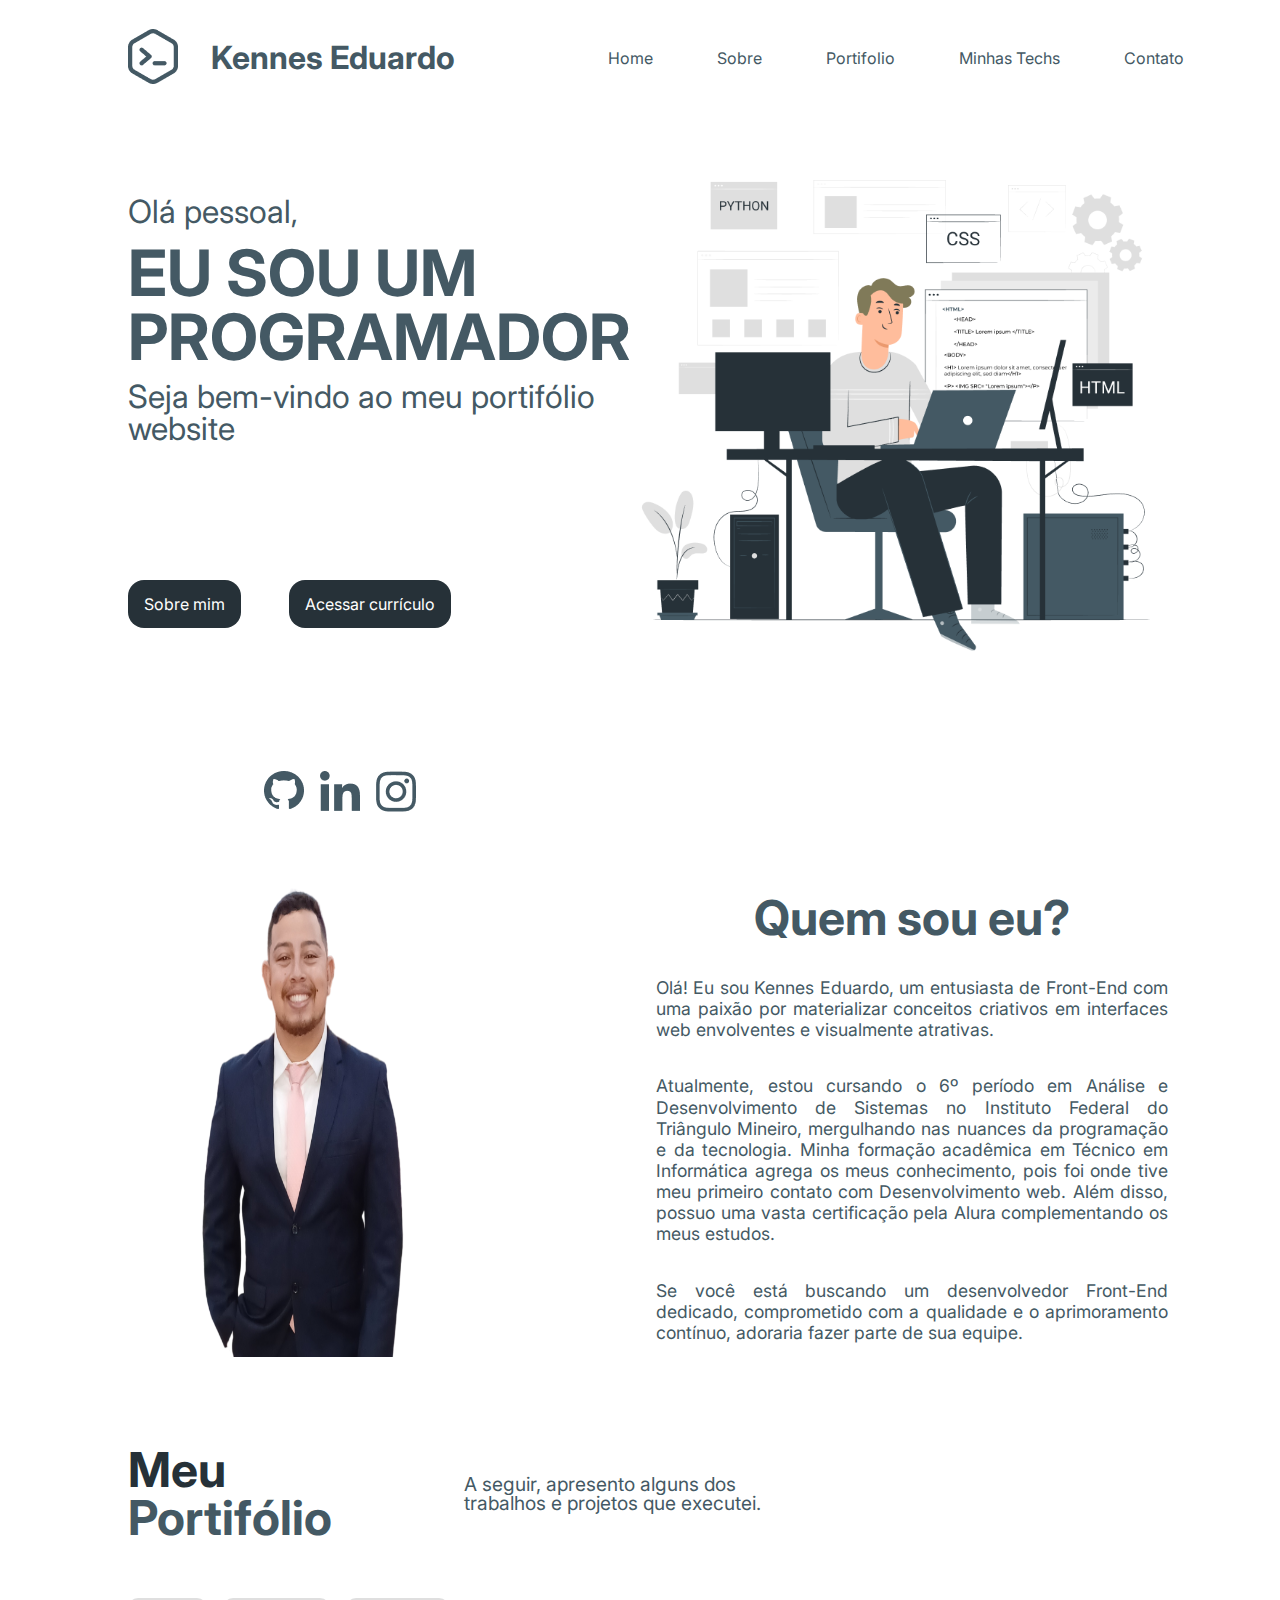
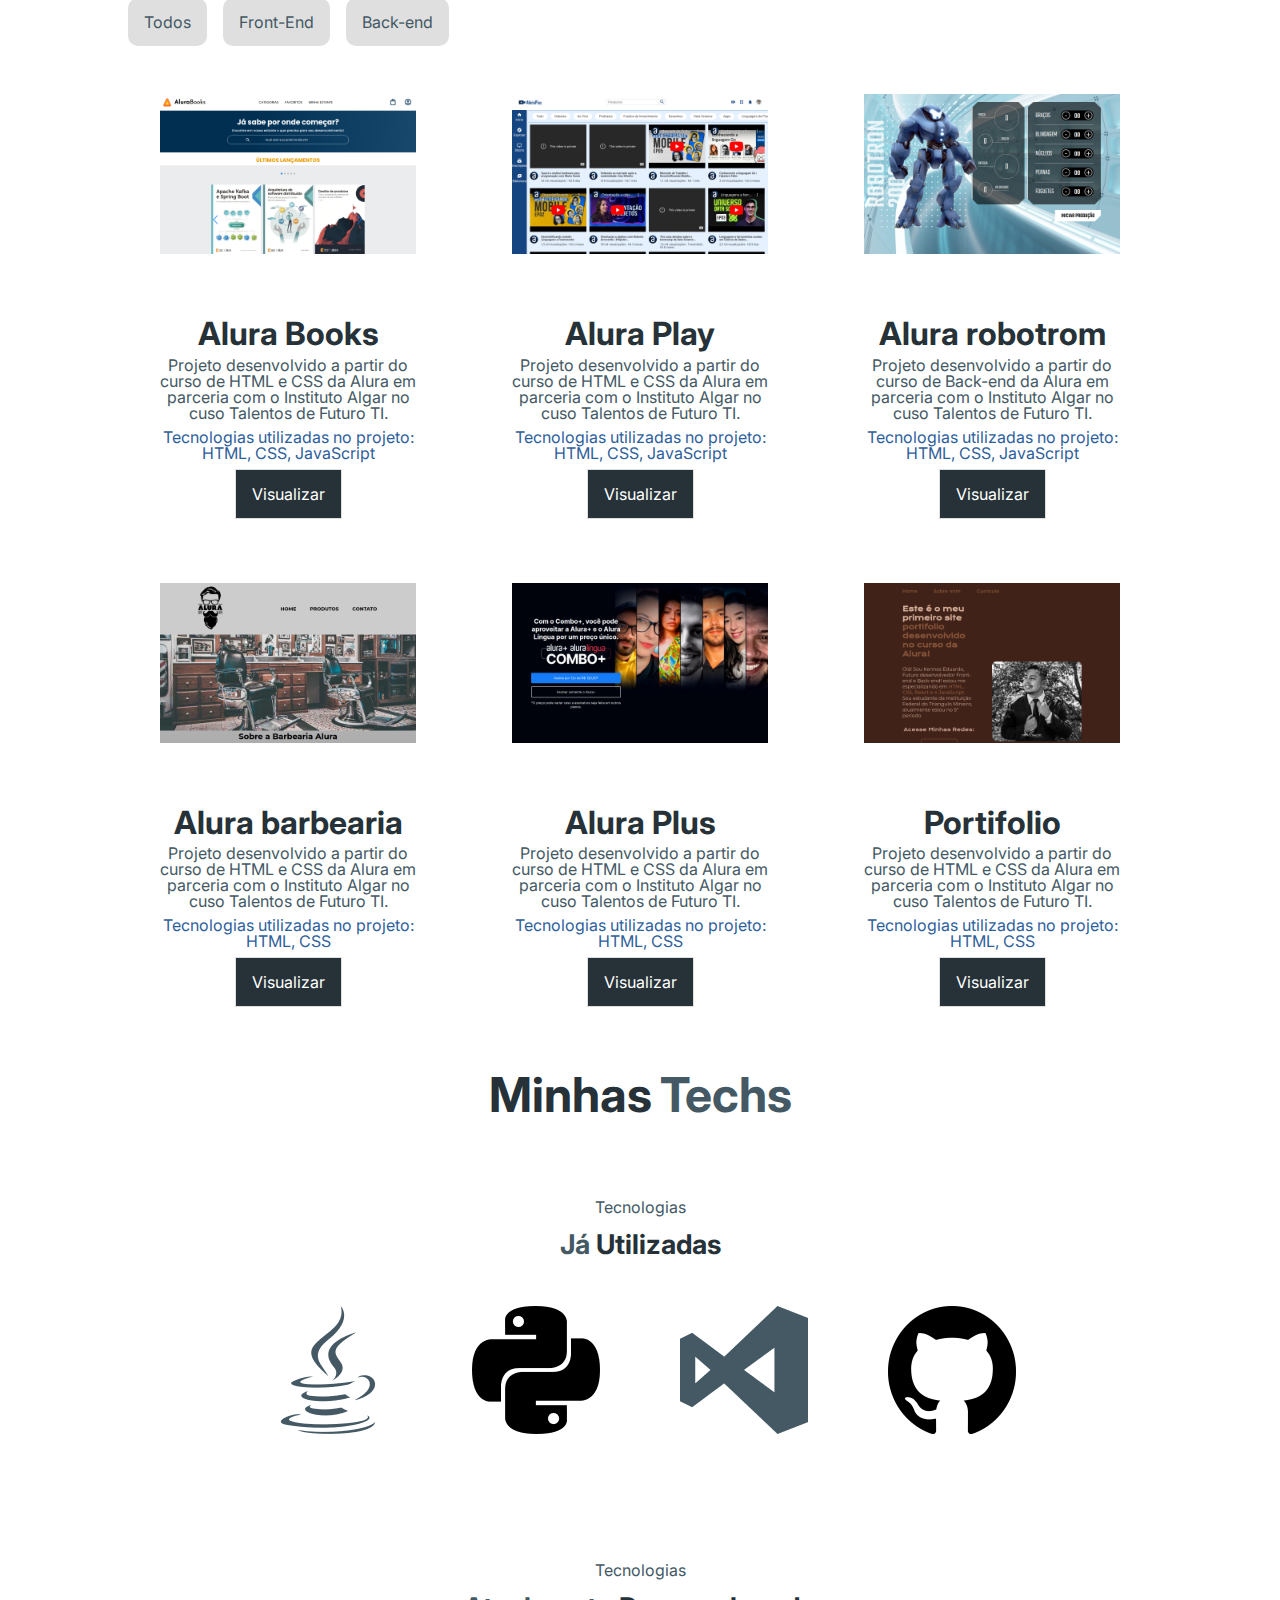
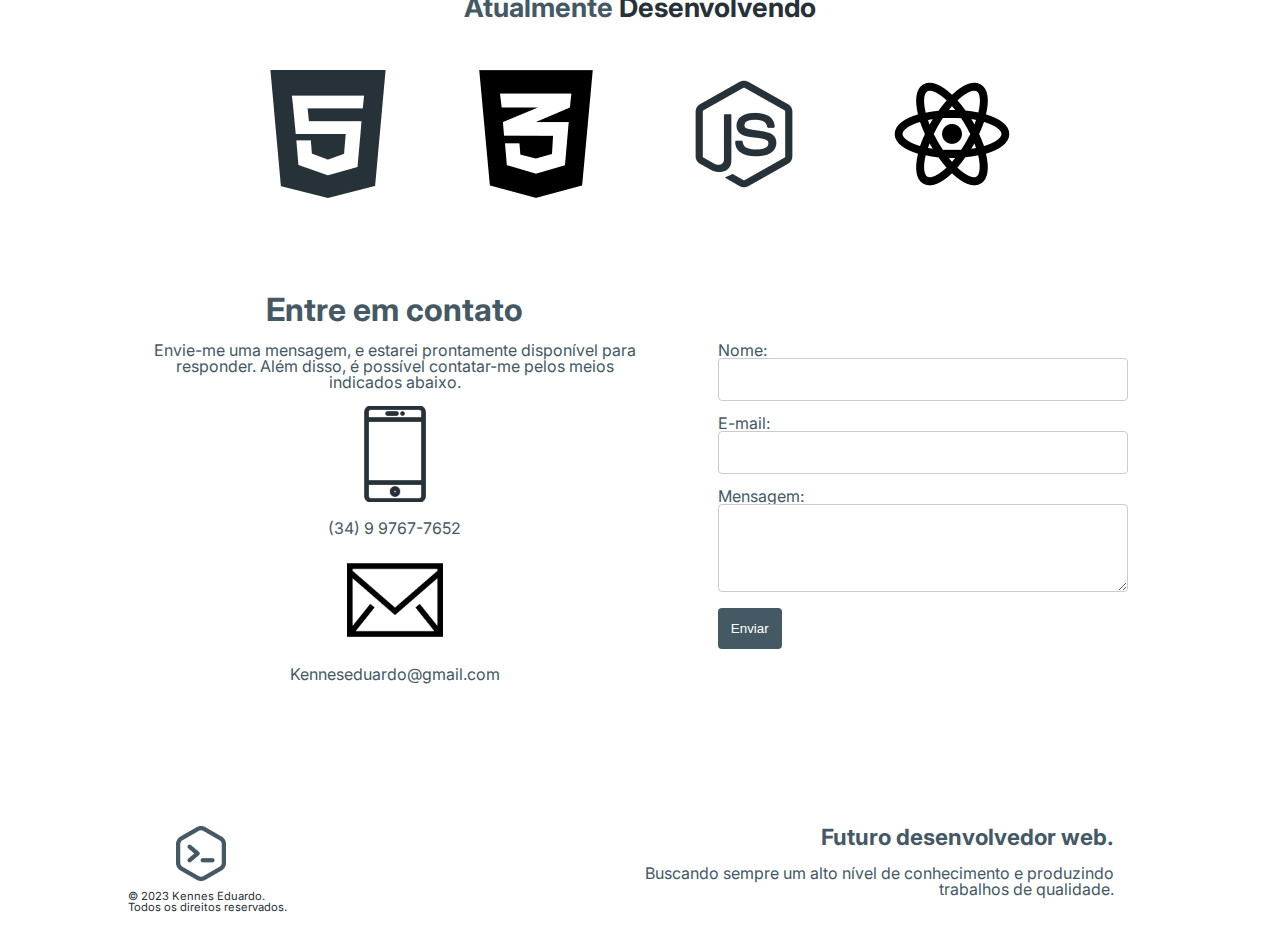
<file: index.html>
<!DOCTYPE html>
<html lang="pt-br">
<head>
    <meta charset="UTF-8">
    <meta name="viewport" content="width=device-width, initial-scale=1.0">
    <link rel="stylesheet" href="styles/reset.css">
    <link rel="stylesheet" href="styles/estilo.css">
    <title>Portifolio Kennes</title>
</head>
<body>

    <header class="cabecalho">
        <div class="container">
            <a href="#"><img src="Imagens/logo.png" alt="icone com sinal de menos e anterline "></a>
            <h1 class="container__titulo">Kennes Eduardo</h1>
        </div>
        <div class="hamburguer" id="mobile-menu">
            <span class="linha" id="linha1"></span>
            <span class="linha" id="linha2"></span>
            <span class="linha" id="linha3"></span>
        </div>
        <ul class="lista-menu">
            <li class="lista-menu__item"> <a href="#home" class="lista-menu__link">Home</a> </li>
            <li class="lista-menu__item"> <a href="#sobre" class="lista-menu__link">Sobre</a> </li>
            <li class="lista-menu__item"> <a href="#portifolio" class="lista-menu__link">Portifolio</a> </li>
            <li class="lista-menu__item"> <a href="#minhastech" class="lista-menu__link">Minhas Techs</a> </li>
            <li class="lista-menu__item"> <a href="#contato" class="lista-menu__link">Contato</a> </li>
        </ul>

    </header>
    
    <main class="conteudo">
        <section class="home" id="home">
            <div class="home__resumo">
                <div class="home__informacao">
                    <p class="home__texto">Olá pessoal, </p>
                    <h1 class="home__titulo">EU SOU UM PROGRAMADOR</h1>
                    <p class="home__texto">Seja bem-vindo ao meu portifólio website</p>
                </div>

                <div class="home__botao">
                    <a href="#sobre" class="home__botao_ancora">Sobre mim</a>
                    <a href="Imagens/KennesCurriculum.pdf" download="KennesCurriculum.pdf" class="home__botao_ancora">Acessar currículo</a>
                </div>

                <div class="home__icones">
                    <ul class="home__icones__lista">
                        <li class="home__icones__link"> <a href="https://github.com/kennesEduardo/"> <img src="Imagens/Git.png" alt="icone git hub"></a> </li>
                        <li class="home__icones__link"> <a href="https://www.linkedin.com/in/kennes-eduardo-52165b239/"> <img src="Imagens/Linkedin.png" alt="icone likedin"></a> </li>
                        <li class="home__icones__link"> <a href="https://www.instagram.com/kennes_eduardo/"> <img src="Imagens/Instagram.png" alt="icone Instagram"></a> </li>
                    </ul>
                </div>
            </div>
            <div class="home__imagem">
                <img class="home_img" src="Imagens/home_art.png" alt="imagen de um homen sentando em uma mesa contendo um notbook e duas 2 telas com um código de fundo ">
            </div>
        </section>

        
        <section class="sobre__conteudo" id="sobre">

            <div class="sobre__conteudo_imagens">
                <img src="Imagens/KennesEduardo.png" alt="Foto de Kennes Eduardo" class="sobre__conteudo_imagem">
            </div>
            <div class="sobre__descricao">
                <h2 class="sobre__titulo"> Quem sou eu? </h2>
                <p class="sobre__texto">Olá! Eu sou Kennes Eduardo, um entusiasta de Front-End com uma paixão por materializar conceitos criativos em interfaces web envolventes e visualmente atrativas.</p>

                <p class="sobre__texto">Atualmente, estou cursando o 6º período em Análise e Desenvolvimento de Sistemas no Instituto Federal do Triângulo Mineiro, mergulhando nas nuances da programação e da tecnologia. Minha formação acadêmica em Técnico em Informática agrega os meus conhecimento, pois foi onde tive meu primeiro contato com Desenvolvimento web. Além disso, possuo uma vasta certificação pela Alura complementando os meus estudos.</p>

                <p class="sobre__texto">Se você está buscando um desenvolvedor Front-End dedicado, comprometido com a qualidade e o aprimoramento contínuo, adoraria fazer parte de sua equipe. </p>
            </div>
        </section>

        <section class="portifolio" id="portifolio">

            <div> 
                <div class="portifolio__conteudo">
                    <div class="portifolio__titulos">
                        <h2 class="portifolio__titulo_principal">Meu</h2>
                        <h2 class="portifolio__titulo_secundario">Portifólio</h2>
                    </div>
    
                    <div class="portifolio__descricao">
                        <p>A seguir, apresento alguns dos trabalhos e projetos que executei.</p>
                    </div>
                </div>
    
                <div class="portifolio__nav">
                    <ul class="nav__portifolio">
                        <a href="#" class="lista-portifolio__link">Todos</a> 
                        <a href="#" class="lista-portifolio__link">Front-End</a> 
                        <a href="#" class="lista-portifolio__link">Back-end</a> 
                    </ul>
                </div>
            </div>

            <div class="portifolio__link">

                <div class="portifolio__link-visualiza">
                    <img class="portifolio__imagem" src="Imagens/Alurabooks.png" alt="Site da alura books">
                    <h3 class="portifolio__titulo_terciario">Alura Books</h3>
                    <p>Projeto desenvolvido a partir do curso de HTML e CSS da Alura em parceria com o Instituto Algar no cuso Talentos de Futuro TI.</p>
                    <p class="portifolio__texto" >Tecnologias utilizadas no projeto: HTML, CSS, JavaScript</p>
                    <a class="portifolio__botao" href="https://alurabooks-wheat.vercel.app/">Visualizar</a>
                </div>

                <div class="portifolio__link-visualiza">
                    <img class="portifolio__imagem" src="Imagens/aluraplay.png" alt="Site da alura Play">
                    <h3 class="portifolio__titulo_terciario">Alura Play</h3>
                    <p>Projeto desenvolvido a partir do curso de HTML e CSS da Alura em parceria com o Instituto Algar no cuso Talentos de Futuro TI.</p>
                    <p class="portifolio__texto" >Tecnologias utilizadas no projeto: HTML, CSS, JavaScript</p>
                    <a class="portifolio__botao" href="https://aluraplay-five.vercel.app/">Visualizar</a>
                </div>

                <div class="portifolio__link-visualiza">
                    <img class="portifolio__imagem" src="Imagens/robotrom.png" alt="alura robotrom">
                    <h3 class="portifolio__titulo_terciario">Alura robotrom</h3>
                    <p>Projeto desenvolvido a partir do curso de Back-end da Alura em parceria com o Instituto Algar no cuso Talentos de Futuro TI.</p>
                    <p class="portifolio__texto" >Tecnologias utilizadas no projeto: HTML, CSS, JavaScript</p>
                    <a class="portifolio__botao" href="https://robotron-2000-pi-eight.vercel.app/">Visualizar</a>
                </div>

                <div class="portifolio__link-visualiza">
                    <img class="portifolio__imagem" src="Imagens/barbeariaalura.png" alt="Site da alura barbearia">
                    <h3 class="portifolio__titulo_terciario">Alura barbearia</h3>
                    <p>Projeto desenvolvido a partir do curso de HTML e CSS da Alura em parceria com o Instituto Algar no cuso Talentos de Futuro TI.</p>
                    <p class="portifolio__texto" >Tecnologias utilizadas no projeto: HTML, CSS</p>
                    <a class="portifolio__botao" href="https://barbeariaalura-seven.vercel.app/">Visualizar</a>
                </div>

                <div class="portifolio__link-visualiza">
                    <img class="portifolio__imagem" src="Imagens/aluraplus.png" alt="Site da alura plus">
                    <h3 class="portifolio__titulo_terciario">Alura Plus</h3>
                    <p>Projeto desenvolvido a partir do curso de HTML e CSS da Alura em parceria com o Instituto Algar no cuso Talentos de Futuro TI.</p>
                    <p class="portifolio__texto" >Tecnologias utilizadas no projeto: HTML, CSS</p>
                    <a class="portifolio__botao" href="https://aluraplus-ruddy-delta.vercel.app/">Visualizar</a>
                </div>

                <div class="portifolio__link-visualiza">
                    <img class="portifolio__imagem" src="Imagens/portifolio.png" alt="Site do meu primeiro portifolio">
                    <h3 class="portifolio__titulo_terciario">Portifolio</h3>
                    <p>Projeto desenvolvido a partir do curso de HTML e CSS da Alura em parceria com o Instituto Algar no cuso Talentos de Futuro TI.</p>
                    <p class="portifolio__texto">Tecnologias utilizadas no projeto: HTML, CSS</p>
                    <a class="portifolio__botao" href="https://portifolio-eta-five.vercel.app/">Visualizar</a>
                </div>
            </div>
        </section>

        <section class="minhastech" id="minhastech">
            <div class="minhastech__titulos">
                <h2 class="minhastech__titulo_principal">Minhas</h2>
                <h2 class="minhastech__titulo_secundario">Techs</h2>
            </div>

            <div class="minhastech__descricao">
                <p class="minhastech__texto">Tecnologias</p>
                <p class="minhastech__texto_secundaria">Já <strong class="minhastech__texto_destaque">Utilizadas</strong></p>

                <div class="minhastech__imagens">
                    <img class="minhastech__imagem" src="Imagens/java-icon.png" alt="icone da ferramendajava">
                    <img class="minhastech__imagem" src="Imagens/python-icon.png" alt="icone da ferramenda python">
                    <img class="minhastech__imagem" src="Imagens/visual-studio-icon.png" alt="icone da ferramenda visual studio code">
                    <img class="minhastech__imagem" src="Imagens/github-icon.png" alt="icone da ferramenda visual studio code">
                </div>

                <p class="minhastech__texto">Tecnologias</p>
                <p class="minhastech__texto_secundaria">Atualmente <strong class="minhastech__texto_destaque">Desenvolvendo</strong></p>
                <div class="minhastech__imagens">
                    <img class="minhastech__imagem" src="Imagens/html-icon.png" alt="icone da ferramendajava">
                    <img class="minhastech__imagem" src="Imagens/css3-icon.png" alt="icone da ferramenda python">
                    <img class="minhastech__imagem" src="Imagens/java-script-cion.png" alt="icone da ferramenda visual studio code">
                    <img class="minhastech__imagem" src="Imagens/react-icon.png" alt="icone da ferramenda visual studio code">
                </div>
            </div>
        </section>

        <section class="contato" id="contato">
            <div class="contato__info">
                <h3 class="contato__titulo">Entre em contato</h3>
                <p class="contato__texto">Envie-me uma mensagem, e estarei prontamente disponível para responder. Além disso, é possível contatar-me pelos meios indicados abaixo.</p>
                <img class="contato__img" src="Imagens/iphone-icon.png" alt="imagem um icone de iphone">
                <p class="contato__texto">(34) 9 9767-7652</p>
                <img class="contato__img" src="Imagens/email-icon.png" alt=" icone de uma email">
                <p class="contato__texto">Kenneseduardo@gmail.com</p>
            </div>
            <div class="contato__formularios">
                <form class="contato__formulario">
                    <label class="contato__formulario__label" for="name">Nome:</label>
                    <input type="text" id="name" name="name" required>
            
                    <label class="contato__formulario__label" for="email">E-mail:</label>
                    <input type="email" id="email" name="email" required>
            
                    <label class="contato__formulario__label" for="message">Mensagem:</label>
                    <textarea id="message" name="message" rows="4" required></textarea>
            
                    <button type="submit">Enviar</button>
                </form>
            </div>
        </section>
    </main>



    <footer class="footer">

        <section class="footer__nav">

            <div class="footer__logo">
                <div class="footer__logo__img">
                    <a  href="#"><img src="Imagens/logo.png" alt="icone com sinal de menos e anterline "></a>
                </div>
                <p class="footer__textocopy">&copy; 2023 Kennes Eduardo.</p>
                <p class="footer__textocopy"> Todos os direitos reservados. </p>
            </div>

            <div class="footer__descricao">
                <h2 class="footer__titulo">Futuro desenvolvedor web.</h2>
                <p class="footer__texto">Buscando sempre um alto nível de conhecimento e produzindo trabalhos de qualidade.</p>
            </div>
        </section>
    </footer>


    <script src="index.js"></script>
</body>
</html>
</file>
<file: styles/estilo.css>
@import url('https://fonts.googleapis.com/css2?family=Inter:wght@400;700&display=swap');
:root{
    --branco-principal: #FFFFFF;
    --cinza-secundario: #263138;
    --botao-cinza: #DFDFDF;
    --cor-da-fonte-principal: #445964;
    --fonte-principal: 'Inter', sans-serif;
    --botao-azul-efeito:#3c92fa;
}
* {
    margin: 0;
    padding: 0;
}

body {
    background-color: var(--branco-principal);
    color: var(--cor-da-fonte-principal);
    font-family: var(--fonte-principal);
    font-size: 1em;
    font-weight: 400;
}

/* Inicio do menu */
.cabecalho{
    background-color: var(--branco-principal);
    color: var(--cor-da-fonte-principal);
    display: flex;
    justify-content: space-between;
    align-items: center;    
    margin-top: 1vw;
    width: 100vw;
    height: 10vh;
}
.container {
    display: flex;
    align-items: center;  
    padding-left: 10vw; 
    width: 35vw; 
}

.container__titulo {
    font-size: 2em;
    padding-left: 1em;
    font-weight: 700;
}

.lista-menu {
    display: flex;
    width: 55vw;

}

.lista-menu__item {
    list-style: none;
    
}

.lista-menu__link {
    text-decoration: none;
    color: var(--cor-da-fonte-principal);
    padding: 2em;

}

.lista-menu__link:hover {
    text-decoration: underline;
}

/* inicio do home */
.conteudo {
    width: 100vw;
}

.home {
    display: flex;
    justify-content: space-between;
    padding: 5vh 10vw 0 10vw ;
}

.home_img {
    width: 40vw;
}

.home__resumo{
    display: flex;
    flex-direction: column;
}

.home__informacao {
    padding-top: 3em;
}

.home__texto {
    font-size: 2em;
}

.home__titulo {
    font-size: 4em;
    font-weight: 700;
    padding: .2em 0;
}

.home__botao {
    padding: 15vh 0;
    display: flex;
    column-gap: 3em;

}

.home__botao_ancora {
    text-decoration: none;
    background-color: var(--cinza-secundario);
    color: var(--branco-principal);
    padding: 1em;
    border: 1px solid var(--botao-azul);
    border-radius: 1em;
    

}

.home__botao_ancora:hover {
    background-color: var(--cor-da-fonte-principal);
    border: 1px solid var(--cinza-secundario);
    transition: 0.4s;
}

.home__icones__lista {
    display: flex;
    padding-left: 8em;
}

.home__icones__link {
    padding: .5em;
}

.home__icones__link:hover{
    transform: scale(1.2);
}

/* inicio do sobre min */
.sobre__conteudo {
    background-color: var(--branco-principal);
    color: var(--cor-da-fonte-principal);
    padding: 1em;
    display: flex;
    justify-content: space-between;
    width: 100vw;
}
.sobre__conteudo_imagens {
    padding-left: 10vw;
    width: 48.5vw;
}
.sobre__conteudo_imagem {
   height: 85vh;
   
}

.sobre__descricao {
    display: flex;
    flex-direction: column;
    justify-content: center;
    padding-right: 10vw;
}

.sobre__titulo {
    font-size: 3em;
    font-weight: 700;
    text-align: center;
}

.sobre__texto {
    text-align: justify;
    line-height: 1.2em;
    font-size: 1.3em;
    padding-top: 2em;
}

/* inicio do portifolio  */

.portifolio {
    padding-left: 10vw;
    padding-right: 10vw;
    padding-top: 2em;
}

.portifolio__conteudo {
    display: flex;
    align-items: center;
}

.portifolio__titulos {
    width: 20vw;
}

.portifolio__titulo_principal {
    font-size: 3em;
    font-weight: 700;
    color: var(--cinza-secundario);
}

.portifolio__titulo_secundario {
    font-size: 3em;
    font-weight: 700;
}

.portifolio__descricao {
    width: 20vw;
    font-size: 1.2em;
}

.portifolio__nav {
    padding-top: 1.5em;
}

.nav__portifolio {
    padding-top: 2em;
    display: flex;
    gap: 1em;
}

.lista-portifolio__link {
    text-decoration: none;
    color: var(--cor-da-fonte-principal);
    background-color: var(--botao-cinza);
    padding: 1em;
    border-radius: 10px; 
}

.lista-portifolio__link:hover {
    color: var(--botao-cinza);
    background-color: var(--cor-da-fonte-principal);
} 

.portifolio__link {
    display: flex;
    flex-wrap: wrap;
    justify-content: space-between;
    padding-top: 1em;
}

.portifolio__link-visualiza {
    width: 20vw;
    padding: 2em;
    display: flex;
    flex-direction: column;
    align-items: center;
    text-align: center;
}

.portifolio__imagem {
    width: 20vw;
}

.portifolio__imagem:hover {
    transform: scale(1.1);
    transition: .5s;
    box-shadow: 0 1em 2em rgba(0, 0, 0, 0.8);
}

.portifolio__titulo_terciario {
    font-size: 2em;
    font-weight: 700;
    padding: 2em 0 .2em 0;
    color: var(--cinza-secundario);
}

.portifolio__texto {
    padding: .5em 0;
    color: #2f5f9b;
}

.portifolio__botao {
    text-decoration: none;
    color: var(--branco-principal);
    border: 1px solid var(--botao-cinza);
    background-color: var(--cinza-secundario);
    padding: 1em;
}

.portifolio__botao:hover {
    background-color: var(--cor-da-fonte-principal);
    transition: .3s;
}

/* inicio das minhas techs */
.minhastech {
    padding-top: 2em;
    
}
.minhastech__titulos {
    display: flex;
    justify-content: center;
    column-gap: .5em;
}

.minhastech__titulo_principal {
    font-size: 3em;
    font-weight: 700;
    color: var(--cinza-secundario);
    
}

.minhastech__titulo_secundario {
    font-size: 3em;
    font-weight: 700;
}

.minhastech__descricao {
    text-align: center;

}

.minhastech__texto {
    font-size: 1em;
    padding: 5em 0 1em 0;
}

.minhastech__texto_secundaria {
    font-size: 1.7em;
    font-weight: 700;
}

.minhastech__texto_destaque {
    color: var(--cinza-secundario);
}

.minhastech__imagens {
    padding: 3em;
    display: flex;
    justify-content: center;
    column-gap: 5em;
}

.minhastech__imagem {
    width: 8em;
}

/* Inicio da pagina contato*/
.contato {
    padding-left: 10vw;
    padding-right: 10vw;
    padding-top: 3em;
    display: flex;
    justify-content: space-between;
    column-gap: 2em;
    height: 30em;

}

.contato__info {
    align-items: center;
    text-align: center;   
}

.contato__titulo {
    font-size: 2em;
    font-weight: 700;
    color: var(--cor-da-fonte-principal);
}

.contato__texto {
    padding: 1em 10em;
}

.contato__img {
    width: 6em;
}
.contato__formularios {
    display: flex;
}

.contato__formulario {
    padding: 3em 1.5em;
}

.contato__formulario__label {
    margin-bottom: 8px;
    padding-bottom: 10em;
}

input,
textarea {
    width: 100%;
    padding: 1em;
    margin-bottom: 1em;
    box-sizing: border-box;
    border: 1px solid #ccc;
    border-radius: 4px;
}

button {
    background-color:var(--cor-da-fonte-principal);
    color: var(--branco-principal);
    padding: 1em;
    border: none;
    border-radius: 4px;
    cursor: pointer;
}

button:hover {
    background-color: var(--cinza-secundario);
}

/* iniciando footer */
.footer {
    padding-top: 2em;
    width: 6em;
}
.footer__nav {
    display: flex;
    justify-content: space-evenly;
    align-items: center;
    padding-bottom: 1em;
    width: 97vw;
    height: 7em; 
}
.footer__logo {
    padding-left: 10vw;
    width: 48.5vw;
}
.footer__logo__img {
    padding: 1em 0 .5em 3em;
}

.footer__textocopy {
    font-size: .7em;
    color: var(--cinza-secundario);
}

.footer__descricao {
    width: 49.5vw;
    padding-right: 10vw;
}

.footer__titulo {
    font-size: 1.4em;
    font-weight: 700;
    text-align: end;
}

.footer__texto {
    font-size: 1em;
    color: var(--cor-da-fonte-principal);
    text-align: end;
    padding-top: 1em;
}

@media (max-width:1280px) {

    /**/
    .sobre__conteudo {
        height: 100vh;
        align-items: center;
    }
    
    .sobre__texto {
        font-size: 1.1em;
    }

    /*Sessão portifolio*/
    .portifolio__conteudo {
        column-gap: 5em;
    }

    .portifolio__descricao {
        width: 25vw;
    }

    .sobre__conteudo {
        height: 35em;
    }

    .sobre__descricao {
        width: 50vw;
    }

    .sobre__conteudo_imagens {
        width: 50vw;
    }
    
    .sobre__conteudo_imagem {
        width: 20em;
        height: 30em;
    }

    /*sessão contato*/
    .contato__texto {
        padding: 1em ;
    }

}

@media (max-width:850px) {
    /* sessao menu */
    .container {
        justify-content: center;
        width: 5em;
    }

    .container__titulo {
        display: none;
    }

    .lista-menu{
        width: 100vw;
    }

    .lista-menu__link {
        padding: 2em 1.2em;
    }

    /* Sessao home */
    .home {
        flex-direction: column-reverse;
        padding-right: 10vw;
    }

    .home_img {
        width: 80vw;
    }

    .home__informacao{
        justify-content: center;
    }

    .home__botao {
        padding: 2em 0;
        justify-content: center;
    }

    .home__icones__lista {
        padding: 0em;
        justify-content: center;
    }

    /* sessão sobre min */
    .sobre__conteudo{
        flex-direction: column-reverse;
        padding: 3em 0 0 0;
        height: 50em;
    }
    .sobre__descricao{
        padding: 0;
        
    }

    .sobre__texto {
        line-height: 1.2em;
    }

    .sobre__conteudo_imagens {
        display: flex;
        justify-content: center;
        width: 80vw;
        padding: 0;
    }
    .sobre__conteudo_imagem {   
        width: 30em;
        height: 20em;
    }

    .sobre__descricao{
        width: 70vw;
        text-align: center;
    }

    /*Inicio portifolio*/
    .portifolio__conteudo {
        column-gap: 10em;
    }

    .portifolio__descricao {
        width: 40vw;
    }

    .portifolio__link-visualiza {
        width: 100vw;
    }

    .portifolio__imagem {
        width: 50vw;
    }

    .portifolio__titulo_terciario {
        padding: .5em ;
    }

    /*Inicio minhas tech*/
    .minhastech__imagens {
        column-gap: 2em;
    }



}

@media(max-width:428px) {

    .lista-menu {
        display: none;
    }

    .hamburguer {
        width: 3rem;
        height: 2rem;
        z-index: 5;
        right: 2rem;
        top: 2rem;
        display: flex;
        flex-direction: column;
        justify-content: space-between;
        cursor: pointer;
        padding-right: 10vw;
    }

    .show-menu  .hamburguer{
        right: 16rem
    }

    .linha {
        width: 100%;
        height: .1rem;
        padding: 1px;
        border-radius: 10px;
        background-color: var(--cor-da-fonte-principal);
        box-shadow: 0.1rem 0.1rem 3px rgba(0, 0, 0, 0.788);
        transition: transform .7s;
    }
    
    .show-menu #linha1 {
        transform: rotate(45deg) translate(.4rem, .9rem);
        background-color: var(--cor-da-fonte-principal);
        box-shadow: none;
    }

    .show-menu #linha2 {
        opacity: 0;
        visibility: hidden;
    }

    .show-menu #linha3 {
        transform: rotate(-42deg) translate(.3rem, -.9rem);
        background-color: var(--cor-da-fonte-principal);;
        box-shadow: none;
    }

    .lista-menu {
        width: 20rem;
        height: 100vh;
        background-color: var(--cinza-secundario);
        box-shadow: 10px 5px 15px 10px rgba(0, 0, 0, 0.788);
        position: fixed;
        top: -20rem;
        transform: all .8s;
        display: hidden;
    }

    /*home*/
    .home {
        height: auto;
    }
    .home__resumo {
        height: auto;
        padding: 0 10vw 0 10vw;
    }
    .home__texto {
        font-size: 1.2em;
    }
    .home__titulo {
        font-size: 2em;
    }

    .home__botao_ancora {
        text-align: center;
        width: 30vw;
    }
    
    /* sesao sobre conteudo*/
    .sobre__conteudo{
        height: auto;
    }
    .sobre__titulo {
        font-size: 2em;
    }

    .sobre__texto {
        font-size: 1em;
    }

    /*sessão portifolio*/
    .portifolio__conteudo{
        flex-direction: column;
        padding: 0;
    }

    .portifolio__titulos {
        width: 80vw;
    }

    .portifolio__descricao {
        padding-top: 1em;
        width: 80vw;
    }

    .portifolio__link {
        column-gap: 10em;
    }

    .portifolio__link-visualiza {
        padding: 0;
    }

    .portifolio__imagem {
        padding-top: 1em;
        width: 100%;
    }

    .portifolio__titulo_terciario {
        font-size: 1.7em;
    }

    .portifolio__texto {
        font-size: 1em;
    }

    /*sessão minhastech*/
    .minhastech__titulo_principal,
    .minhastech__titulo_secundario{
        font-size: 2.5em;
    }

    .minhastech__texto,
    .minhastech__texto_secundaria {
        font-size: 1.2em;
        padding: .5em
    }
    .minhastech__imagens {
        flex-wrap: wrap;
        padding-top: 3em;
    }

    .minhastech__imagem {
        width: 40%;
        padding-bottom: 2em;
        padding-left: .5em;
    }

    /*sessão  contato*/
    .contato {
        flex-direction: column;
        height: auto;
    }

    .contato__info {
        padding-top: 0;
    }

    /* footer*/
    .footer__nav {
        flex-direction: column-reverse;
    }

    .footer__descricao {
        width: 80vw;
        padding: 0;
    }

    .footer__texto {
        text-align: center;
    }

    .footer__logo {
        padding: 1em;
        width: 80vw;
        align-items:center;
        display: flex;
        flex-direction: column;
        justify-content: center;
    }

    .footer__logo__img {
        padding: .5em 0;
    }
    
}
</file>
